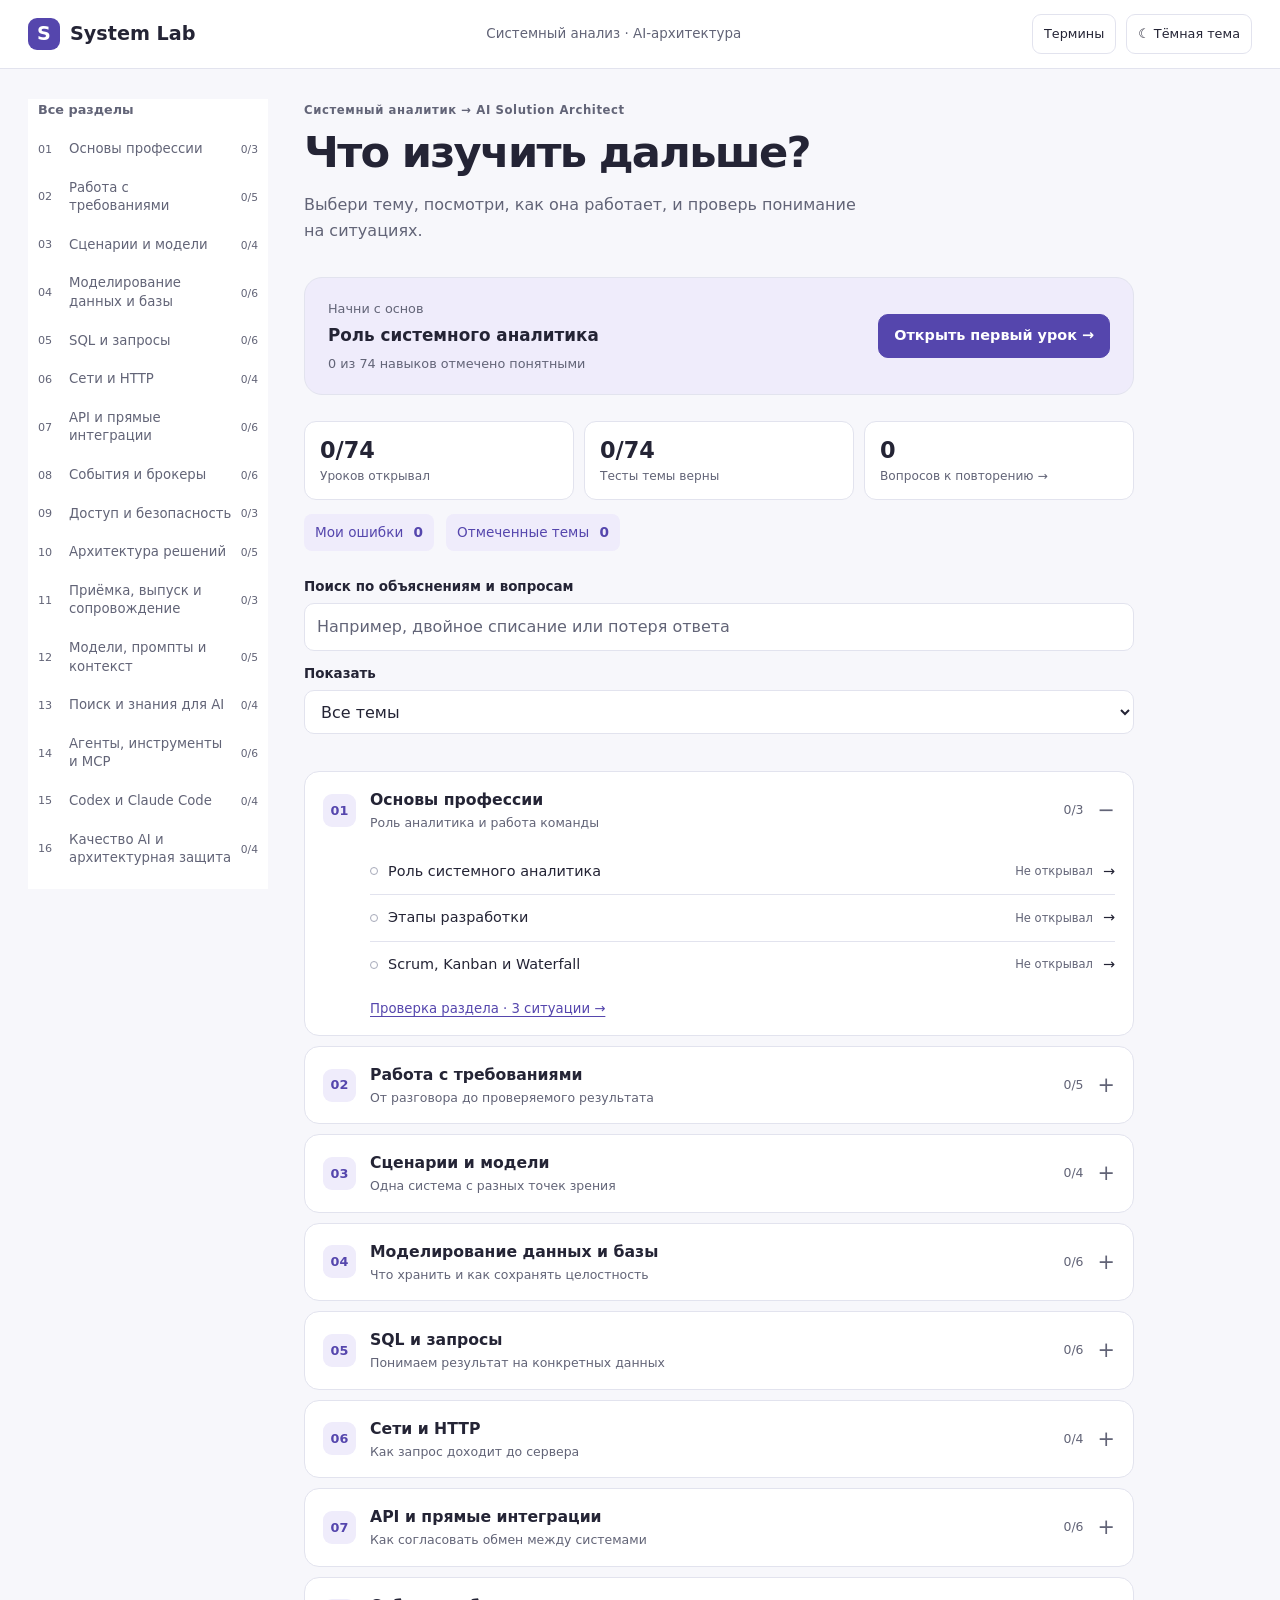
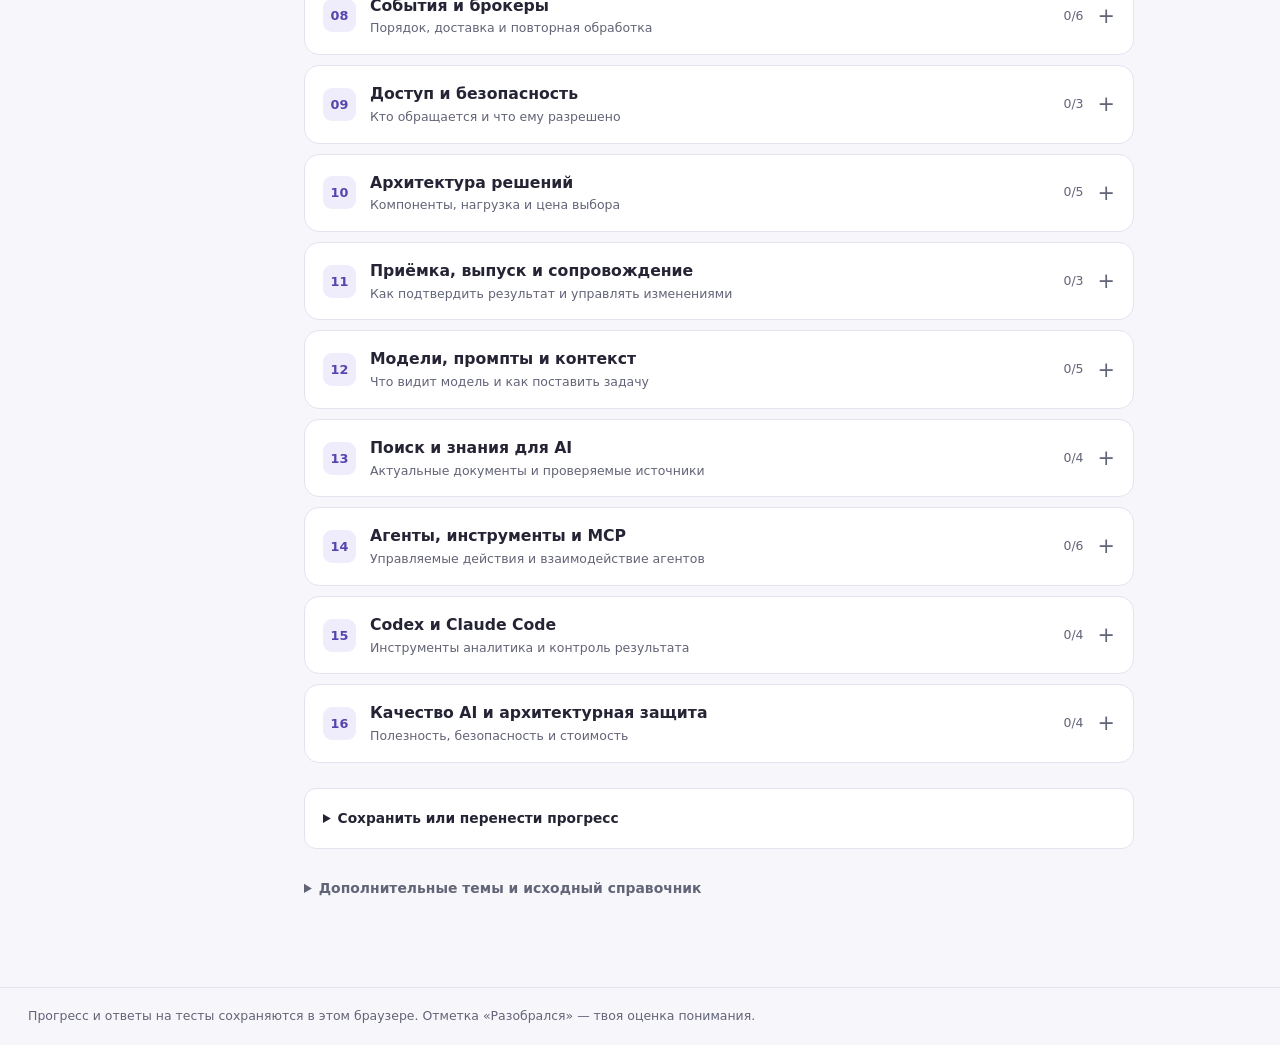
<file: index.html>
<!doctype html>
<html lang="ru"><head><meta charset="utf-8"><meta name="viewport" content="width=device-width,initial-scale=1"><meta name="color-scheme" content="light dark"><script src="study-theme.js?v=tools1"></script><title>System Lab · Навыки системного аналитика</title><link rel="stylesheet" href="study.css?v=20261118-tools1"><link rel="stylesheet" href="study-features.css?v=tools1"></head>
<body><a class="skip-link" href="#main">К содержанию</a><header class="topbar"><div class="topbar-inner"><a class="brand" href="index.html"><span class="brand-mark" aria-hidden="true">S</span>System Lab</a><span class="topbar-note">Системный анализ · AI-архитектура</span><div class="header-actions"><button type="button" id="glossary-open" class="glossary-open">Термины</button><button type="button" id="theme-toggle" class="theme-toggle" aria-pressed="false">☾ Тёмная тема</button></div></div></header><p id="storage-notice" class="storage-notice" role="status" hidden>Браузер не разрешил сохранить изменения. Они могут пропасть после закрытия страницы.</p><div id="study-app"></div><noscript><p>Для каталога и тренажёра включи JavaScript. <a href="Roadmap-SA.html">Открыть исходный справочник</a>.</p></noscript><footer>Прогресс и ответы на тесты сохраняются в этом браузере. Отметка «Разобрался» — твоя оценка понимания.</footer><script src="roadmap-index.js?v=20261118-tools1"></script><script src="study-data.js?v=20261118-tools1"></script><script src="study-enrichment.js?v=20261118-tools1"></script><script src="study-explanations.js?v=expanded"></script><script src="study-quizzes.js?v=expanded"></script><script src="study-learning.js?v=tools1"></script><script src="study-tools-data.js?v=tools1"></script><script src="study-module-checks.js?v=tools1"></script><script src="study-simulations.js?v=tools1"></script><script src="study-app.js?v=20261118-tools1"></script></body></html>
</file>
<file: study.css>
:root{--ink:#242435;--muted:#626477;--paper:#f7f7fb;--surface:#fff;--line:#e2e3ee;--accent:#5546ad;--soft:#efecfb;--green:#226b4c;--radius:18px}
*{box-sizing:border-box}html{scroll-padding-top:85px}body{margin:0;background:var(--paper);color:var(--ink);font:16px/1.65 system-ui,-apple-system,"Segoe UI",sans-serif}a{color:var(--accent);text-underline-offset:3px}button,input,textarea{font:inherit}button,summary{cursor:pointer}button{color:inherit}button:focus-visible,a:focus-visible,summary:focus-visible,input:focus-visible,textarea:focus-visible{outline:3px solid #8274d0;outline-offset:3px}[hidden]{display:none!important}h1{font-size:clamp(1.9rem,3.9vw,2.7rem);line-height:1.13;letter-spacing:-.04em;margin:8px 0 15px}h2{font-size:1.3rem;line-height:1.3;letter-spacing:-.015em;margin:0 0 14px}h3{font-size:1.04rem}p{margin:0 0 16px}small{font-size:.8rem}.overline{font-size:.73rem;font-weight:800;letter-spacing:.05em;color:var(--muted);margin-bottom:5px}.quiet{color:var(--muted);font-size:.86rem}.skip-link{position:absolute;top:-90px;left:15px;background:var(--surface);z-index:9;padding:10px}.skip-link:focus{top:8px}.topbar{position:sticky;top:0;z-index:3;background:#ffffffed;border-bottom:1px solid var(--line);backdrop-filter:blur(12px)}.topbar-inner{max-width:1300px;margin:auto;min-height:68px;padding:10px 28px;display:flex;align-items:center;justify-content:space-between;gap:20px}.brand{display:flex;align-items:center;gap:10px;text-decoration:none;font-weight:850;font-size:1.2rem;color:var(--ink)}.brand-mark{display:grid;place-items:center;width:32px;height:32px;background:var(--accent);color:white;border-radius:9px}.topbar-note{color:var(--muted);font-size:.84rem}.workspace{display:grid;grid-template-columns:240px minmax(0,830px);gap:36px;max-width:1300px;padding:30px 28px 60px;margin:auto;align-items:start}.workspace>main{min-width:0}.workspace>aside{position:sticky;top:92px;max-height:calc(100vh - 110px);overflow:auto;scrollbar-width:thin}.side-menu>summary{font-size:.8rem;font-weight:800;list-style:none;color:var(--muted);padding:0 10px 12px}.side-menu nav{display:grid;gap:4px}.side-menu nav a{display:grid;grid-template-columns:23px 1fr auto;gap:8px;padding:8px 10px;border-radius:9px;font-size:.83rem;text-decoration:none;color:var(--muted);line-height:1.4;align-items:center}.side-menu nav a:hover,.side-menu nav a[aria-current]{background:var(--soft);color:var(--accent)}.nav-number{font-size:.7rem;color:var(--muted)}.side-menu nav small{font-size:.67rem;white-space:nowrap}.page-heading{padding:2px 0 16px}.page-heading>p:last-child{color:var(--muted);max-width:55ch}.continue-card{display:flex;align-items:center;justify-content:space-between;gap:18px;padding:20px 23px;background:var(--soft);border:1px solid #e1daf5;border-radius:var(--radius);margin-bottom:26px}.continue-card>div{display:grid;gap:3px}.continue-card span,.continue-card small{font-size:.8rem;color:var(--muted)}.continue-card strong{font-size:1.05rem}.button{display:inline-flex;justify-content:center;align-items:center;gap:10px;text-decoration:none;border:1px solid var(--accent);border-radius:10px;padding:9px 15px;color:#fff;background:var(--accent);font-size:.9rem;font-weight:750;min-height:44px}.button.secondary{background:var(--surface);color:var(--accent)}.button:hover{filter:brightness(.94)}.button[aria-pressed=true]{outline:2px solid var(--green);outline-offset:3px}.text-button{background:none;border:0;color:var(--muted);text-decoration:underline;padding:8px}.catalog-tools{margin-bottom:18px}.catalog-tools label{display:block;font-size:.84rem;font-weight:750}.catalog-tools input{margin-top:5px}.catalog-tools p{min-height:1em;margin:5px 0 0}input[type=search],textarea{width:100%;padding:10px 13px;background:#fff;border:1px solid #c8c9d8;border-radius:10px;color:var(--ink)}textarea{resize:vertical;min-height:115px}.module-list{display:grid;gap:10px}.module{border:1px solid var(--line);border-radius:15px;background:var(--surface);overflow:hidden;scroll-margin-top:90px}.module>summary{display:flex;align-items:center;gap:14px;padding:15px 18px;list-style:none}.module>summary::after{content:'+';color:var(--muted);font-size:1.3rem}.module[open]>summary::after{content:'−'}.module-number{display:grid;place-items:center;background:var(--soft);color:var(--accent);font-size:.8rem;font-weight:800;min-width:33px;height:33px;border-radius:9px}.module>summary strong{display:block;font-size:.98rem}.module>summary small{display:block;color:var(--muted);font-size:.78rem}.module-count{margin-left:auto;color:var(--muted);font-size:.78rem;white-space:nowrap}.module>ul{list-style:none;padding:0 18px 10px 65px;margin:0}.module li+li{border-top:1px solid #efeff5}.module li a{display:flex;gap:10px;align-items:center;padding:11px 0;text-decoration:none;color:var(--ink);font-size:.9rem}.module li a:hover{color:var(--accent)}.module li small{margin-left:auto;white-space:nowrap;color:var(--muted);font-size:.72rem}.state-dot{width:8px;height:8px;flex:none;border:1px solid #a6a9b9;border-radius:50%}.state-dot.read{background:#bcb5db}.state-dot.understood{background:#2f8560;border-color:#2f8560}.state-dot.review{background:#d5a038;border-color:#d5a038}.supplement{margin:28px 0;color:var(--muted);font-size:.87rem}.supplement>summary{font-weight:700}.source-links{display:flex;flex-wrap:wrap;gap:8px 16px}.breadcrumbs{display:flex;align-items:center;gap:8px;flex-wrap:wrap;font-size:.8rem;margin-bottom:22px}.lesson-position{display:flex;gap:7px;flex-wrap:wrap;margin:18px 0 22px}.lesson-position a{display:grid;place-items:center;border:1px solid var(--line);background:white;color:var(--muted);text-decoration:none;font-size:.8rem;min-width:33px;min-height:33px;border-radius:8px}.lesson-position a[aria-current]{background:var(--accent);color:white;border-color:var(--accent)}.lesson-position .understood{border-color:#2f8560}.lesson-explanation,.interview,.scenario,.depth-section,.self-assessment{border:1px solid var(--line);border-radius:var(--radius);padding:clamp(17px,3vw,27px);background:var(--surface);margin-bottom:18px}.lead{font-size:1.1rem;line-height:1.7}.concept-picture{background:#302b56;color:#fff;border-radius:14px;padding:19px;margin:20px 0}.concept-picture figcaption{font-size:.86rem;color:#e3dff8;margin-bottom:13px}.concept-picture ol{display:flex;flex-wrap:wrap;gap:10px;list-style:none;padding:0;margin:0}.concept-picture li{flex:1 1 110px;position:relative;display:grid;justify-items:start;align-content:start;gap:8px;min-width:0;padding:11px 12px;border:1px solid #80769d;border-radius:9px;animation:signal 5s infinite;animation-delay:calc(var(--step)*1s)}.concept-picture li+li::before{content:'→';position:absolute;right:calc(100% + 1px);top:25px;color:#c9e4ac}.concept-number{display:grid;place-items:center;width:24px;height:24px;border-radius:6px;background:#e0edc9;color:#29233e;font-size:.76rem;font-weight:800}.concept-picture strong{font-size:.86rem}.animation-toggle{margin-top:13px;background:transparent;border:0;color:#d6d0ec;padding:2px 0;font-size:.73rem;text-decoration:underline}.paused li{animation-play-state:paused}.example{border-left:3px solid #a49ac9;padding:11px 16px;background:#f7f6fb;border-radius:0 9px 9px 0}.example p{margin:4px 0 0}.voice{display:flex;gap:12px;align-items:center;margin:15px 0}.voice strong{font-size:.86rem}.voice p{font-size:.76rem;color:var(--muted);margin:1px 0}.voice-button{position:relative;display:grid;place-items:center;width:54px;height:54px;flex:none;padding:0;border:0;background:none;border-radius:50%}.voice-button>svg{width:54px;height:54px}.voice-symbol{position:absolute;right:-1px;bottom:-1px;width:21px;height:21px;display:grid;place-items:center;background:var(--accent);color:white;border:2px solid white;border-radius:50%;font-size:9px}.voice-button[aria-pressed=true] .voice-mouth{transform-box:fill-box;transform-origin:center;animation:speak .28s infinite alternate}.interview{background:#fcfbff}.interview-question{font-weight:750;font-size:1.06rem}.interview label{display:block;font-size:.84rem;margin-bottom:5px}.interview textarea+p{margin-top:6px}.hint,.model-answer{border-top:1px solid var(--line);padding-top:11px;margin-top:11px}.hint summary,.model-answer summary{font-size:.9rem;font-weight:750}.hint p,.model-answer p{margin:12px 0 0}.model-answer>p:first-of-type{background:#edf5ef;padding:13px;border-radius:9px}.scenario fieldset{border:0;padding:0;margin:0 0 15px}.scenario legend{font-size:.98rem;font-weight:700;padding:0;margin-bottom:10px}.option{display:flex;align-items:start;gap:10px;padding:12px;border:1px solid var(--line);border-radius:9px;margin:7px 0;font-size:.9rem;cursor:pointer}.option:has(input:checked){background:var(--soft);border-color:#a297cc}.option input{margin-top:7px;accent-color:var(--accent)}.feedback{border-radius:9px;padding:10px 13px;margin:12px 0}.feedback.good{background:#e6f3eb;color:#235b40}.feedback.rethink{background:#fbeceb;color:#8a3833}.option-explanations{list-style:none;padding:0;margin:12px 0 0}.option-explanations li{padding:10px 0;border-top:1px solid var(--line);font-size:.88rem}.option-explanations p{margin:4px 0}.option-explanations .recommended{color:#226b4c}.deep-material{padding:12px 0;border-top:1px solid var(--line)}.deep-material summary{font-size:.9rem;font-weight:700}.deep-material p{margin-top:12px}.deep-material li{margin-bottom:7px}.deep-material iframe{width:100%;min-height:350px;border:1px solid var(--line);border-radius:9px;margin-top:12px}.assessment-actions{display:flex;gap:10px;flex-wrap:wrap}.self-assessment #understanding-status{font-size:.82rem;margin:12px 0 0}.lesson-navigation{display:flex;justify-content:space-between;gap:20px;align-items:start;font-size:.85rem}.lesson-navigation>a{max-width:48%}.lesson-navigation .next-lesson{text-align:right}.not-found{max-width:750px;margin:50px auto;padding:20px}#storage-notice{margin:12px auto;padding:12px;background:#fff0d2;max-width:900px}footer{max-width:1300px;margin:auto;padding:18px 28px;border-top:1px solid var(--line);font-size:.78rem;color:var(--muted)}
@keyframes signal{20%{background:#4d426e;border-color:#d5e7bc}40%,100%{background:transparent}}@keyframes speak{to{transform:scaleY(2.7)}}
@media(max-width:1000px){.workspace{gap:22px;grid-template-columns:210px minmax(0,1fr);padding-inline:20px}}
@media(max-width:800px){.workspace{display:block;padding:18px 16px 40px}.workspace>aside{position:static;max-height:none;margin-bottom:20px}.side-menu{border:1px solid var(--line);border-radius:12px;background:white;padding:9px}.side-menu>summary{padding:4px 7px;list-style:disclosure-closed}.side-menu[open]>summary{list-style:disclosure-open}.side-menu nav{max-height:330px;overflow:auto;margin-top:8px}.continue-card{align-items:start;flex-direction:column}.topbar-inner{padding-inline:16px}.topbar-note{font-size:.72rem}.module>summary{padding:13px 12px;gap:9px}.module>ul{padding-left:24px;padding-right:14px}.module li small{font-size:.64rem}.module>summary small{font-size:.73rem}.module>summary strong{font-size:.9rem}.module-number{min-width:28px;height:28px}.concept-picture{padding:14px}.lesson-navigation{flex-wrap:wrap}.lesson-navigation>a{max-width:100%}}
.brand{white-space:nowrap}.topbar-note{text-align:right}.agent-tree{text-align:center}.tree-node{background:white;border:1px solid #c8c1e9;padding:13px;border-radius:12px;font-weight:750;animation:signal 5s infinite}.tree-node small{display:block;color:var(--muted);font-weight:400}.tree-main{max-width:320px;margin:auto}.tree-branches{display:grid;grid-template-columns:repeat(3,minmax(0,1fr));gap:12px;padding-top:30px;margin:0 0 20px;position:relative}.tree-branches:before{content:'';position:absolute;left:16%;right:16%;top:15px;height:15px;border:1px solid #a89bcf;border-bottom:0}.tree-branches:after{content:'';position:absolute;left:50%;top:0;height:30px;border-left:1px solid #a89bcf}.tree-branches .tree-node{font-size:.85rem;z-index:1;animation-delay:1s}.rag-lane{display:flex;align-items:center;gap:15px;margin-bottom:20px;padding:12px 15px;background:#fff;border:1px dashed #b0a4d4;border-radius:10px;font-size:.86rem}.paused .tree-node{animation-play-state:paused}.storage-notice{margin:15px;padding:15px;background:#fff2d6;border-radius:10px}@media(max-width:500px){.tree-branches{grid-template-columns:1fr;padding-top:20px}.tree-branches:before,.tree-branches:after{display:none}}
.tree-node,.rag-lane{color:var(--ink)}.tree-node{animation-name:treeSignal}.concept-picture>.quiet,.agent-tree>.quiet{color:#ded9ee}@keyframes treeSignal{0%,100%{border-color:#c8c1e9;box-shadow:none}30%{border-color:#b7dc8b;box-shadow:0 0 0 3px #b7dc8b55}}
@media(prefers-reduced-motion:reduce){*,*::before,*::after{animation:none!important;scroll-behavior:auto!important}}
.spoken-answer{margin:0;padding:18px 20px;border-left:3px solid #9ab8a6;border-radius:0 12px 12px 0;background:#edf6ef;line-height:1.8}.spoken-answer p:last-child{margin-bottom:0}.quiz-question{border-top:1px solid var(--line);padding-top:24px;margin-top:24px}.quiz-number{display:block;font-size:.78rem;font-weight:650;color:var(--muted);margin-bottom:8px}.quiz-question legend{padding-bottom:12px}.quiz-question .choice-status:empty{margin:0}.lesson-explanation>p{max-width:74ch}
</file>
<file: study-features.css>
:root{--button-bg:#5546ad;--field:#fff;--success-bg:#e6f3eb;--success-ink:#235b40;--error-bg:#fbeceb;--error-ink:#8a3833;--example-bg:#f7f6fb;--header:#ffffffed}
html[data-theme=dark]{--ink:#eef0f8;--muted:#b3b8cb;--paper:#141722;--surface:#1e2231;--line:#3a4157;--accent:#c3b5ff;--button-bg:#6550ad;--soft:#2d2946;--green:#90d6b0;--field:#191d2b;--success-bg:#203d32;--success-ink:#a2e6c0;--error-bg:#44282e;--error-ink:#ffb8b5;--example-bg:#25293b;--header:#1e2231f2;color-scheme:dark}
.topbar{background:var(--header)}.header-actions{display:flex;align-items:center;gap:10px}.theme-toggle,.glossary-open{padding:7px 11px;min-height:40px;border:1px solid var(--line);border-radius:9px;background:var(--surface);color:var(--ink);font-size:.8rem;white-space:nowrap}.theme-toggle:hover,.glossary-open:hover{background:var(--soft)}
.button{background:var(--button-bg);border-color:var(--button-bg)}.button.secondary{background:var(--surface);border-color:var(--line);color:var(--accent)}.brand-mark,.voice-symbol{background:var(--button-bg)}
input[type=search],textarea,select{background:var(--field);color:var(--ink);border:1px solid var(--line);border-radius:10px;padding:10px 12px;font:inherit}input::placeholder{color:var(--muted)}select{min-height:44px;max-width:100%}.filter-label{margin:12px 0 5px}.catalog-tools select{width:100%}.continue-card{border-color:var(--line)}.module li+li{border-color:var(--line)}.lesson-position a{background:var(--surface)}.lesson-position a[aria-current]{background:var(--button-bg);color:#fff;border-color:var(--button-bg)}
.interview{background:var(--surface)}.example{background:var(--example-bg)}.spoken-answer{background:var(--success-bg);color:var(--ink)}.feedback.good{background:var(--success-bg);color:var(--success-ink)}.feedback.rethink{background:var(--error-bg);color:var(--error-ink)}.option-explanations .recommended{color:var(--green)}.tree-node,.rag-lane{background:var(--surface);color:var(--ink)}.side-menu{background:var(--surface)}
.progress-metrics{display:grid;grid-template-columns:repeat(3,minmax(0,1fr));gap:10px;margin:0 0 14px}.progress-metrics>div,.progress-metrics>a{display:flex;flex-direction:column;border:1px solid var(--line);border-radius:12px;padding:13px 15px;background:var(--surface);text-decoration:none}.progress-metrics strong{font-size:1.4rem;color:var(--ink);line-height:1.4}.progress-metrics span{font-size:.76rem;color:var(--muted)}.practice-links{display:flex;gap:12px;flex-wrap:wrap;margin:10px 0 25px;font-size:.85rem}.practice-links a{background:var(--soft);padding:7px 11px;border-radius:8px;text-decoration:none}.practice-links span{font-weight:800;margin-left:6px}.side-review{display:block;padding:15px 10px;font-size:.86rem}.module-check{padding:0 18px 15px 65px;font-size:.83rem}.progress-settings{padding:18px;background:var(--surface);border:1px solid var(--line);border-radius:12px;margin:25px 0}.progress-settings>summary{font-size:.86rem;font-weight:750}.progress-settings>p{margin-top:14px;font-size:.86rem}.file-label{display:block;font-size:.84rem;font-weight:650;margin-top:18px}.progress-settings input[type=file]{max-width:100%;font-size:.83rem;margin-top:5px}.progress-settings input::file-selector-button{background:var(--soft);color:var(--ink);border:1px solid var(--line);padding:9px 12px;border-radius:8px;margin-right:8px}
.applicability{border:1px solid var(--line);border-radius:var(--radius);padding:clamp(17px,3vw,27px);background:var(--surface);margin-bottom:18px}.tradeoff{border-left:3px solid #9b8fbd;background:var(--example-bg);padding:10px 14px;border-radius:0 8px 8px 0}.tradeoff strong{font-size:.83rem}.tradeoff p{margin:5px 0 0}.section-check-link{display:block;margin-top:15px;font-size:.85rem}.quiz-score{font-size:.8rem;color:var(--muted);border-left:2px solid var(--line);padding-left:12px}.quiz-pagination{display:flex;align-items:center;justify-content:space-between;gap:10px;border-top:1px solid var(--line);padding-top:18px;margin-top:20px}.quiz-pagination .button{font-size:.78rem;padding:8px 12px}.question-position{font-size:.8rem;color:var(--muted);white-space:nowrap}button:disabled{opacity:.48;cursor:default;filter:none}.practice-tabs{display:flex;gap:8px;flex-wrap:wrap;margin:0 0 22px}.practice-tabs a{padding:8px 12px;border:1px solid var(--line);border-radius:9px;text-decoration:none;font-size:.85rem}.practice-tabs a[aria-current]{background:var(--soft);border-color:var(--accent)}.empty-state{padding:25px;background:var(--surface);border:1px solid var(--line);border-radius:var(--radius)}.return-link{display:inline-block;margin-top:20px;font-size:.9rem}
.term{display:inline;padding:0;margin:0;background:none;border:0;border-bottom:1px dotted currentColor;color:var(--accent);font:inherit;line-height:inherit;text-align:inherit;cursor:help}.term:hover{background:var(--soft)}.term-dialog{width:min(560px,calc(100vw - 28px));max-height:82vh;overflow:auto;padding:28px;background:var(--surface);color:var(--ink);border:1px solid var(--line);border-radius:18px;box-shadow:0 20px 80px #0005}.term-dialog::backdrop{background:#10132399;backdrop-filter:blur(3px)}.term-dialog h2{padding-right:20px}.term-dialog h3{margin:0 0 6px}.term-dialog p{font-size:.94rem}.term-dialog label{display:block;font-size:.83rem}.term-dialog input{width:100%;margin:5px 0 15px}.dialog-close{position:absolute;right:12px;top:10px;background:none;border:0;color:var(--muted);font-size:1.6rem;width:36px;height:36px}.term-list article{padding:15px 0;border-bottom:1px solid var(--line)}.term-list p{margin:0;color:var(--muted)}
.learning-sim{border:1px solid var(--line);border-radius:14px;background:var(--example-bg);padding:19px;margin:22px 0}.learning-sim figcaption{font-weight:750;font-size:.93rem;margin-bottom:17px}.sim-track{display:flex;align-items:center;justify-content:center;gap:7px;min-height:96px}.sim-node{flex:1;min-width:0;align-self:stretch;display:flex;flex-direction:column;align-items:start;justify-content:center;padding:13px 10px;gap:7px;background:var(--surface);border:1px solid var(--line);border-radius:10px;font-size:.82rem;overflow-wrap:anywhere;transition:border-color .16s,box-shadow .16s}.sim-number{display:grid;place-items:center;width:23px;height:23px;border-radius:6px;background:var(--soft);color:var(--accent);font-size:.72rem;font-weight:800}.sim-arrow{flex:none;color:var(--muted);font-size:.83rem}.sim-active{border-color:var(--accent);box-shadow:0 0 0 2px color-mix(in srgb,var(--accent) 20%,transparent)}.sim-active .sim-number{background:var(--button-bg);color:#fff}.sim-failed .sim-active{border-style:dashed;border-color:var(--error-ink)}.sim-status{font-size:.91rem;line-height:1.65;margin:17px 0 14px;min-height:4.9em}.sim-controls{display:flex;gap:8px;flex-wrap:wrap}.sim-controls button{background:var(--surface);color:var(--ink);border:1px solid var(--line);border-radius:8px;padding:8px 11px;font-size:.78rem;min-height:39px}.sim-controls button[aria-pressed=true]{border-color:var(--accent);background:var(--soft)}.sim-controls [data-sim-next]{background:var(--button-bg);color:white;border-color:var(--button-bg)}.sim-counter{margin:11px 0 0}.choice-controls{margin-bottom:15px}.choice-track .sim-arrow{font-size:.7rem}.choice-track .sim-node{min-height:75px}.er-layout{display:grid;grid-template-columns:1fr auto 1fr;align-items:center;gap:12px}.er-layout h3{font-size:.87rem;margin:0 0 7px}.er-layout table{width:100%;border-collapse:separate;border-spacing:0;font-size:.8rem;overflow:hidden;border:1px solid var(--line);border-radius:9px;background:var(--surface)}.er-layout td,.er-layout th{text-align:left;border-bottom:1px solid var(--line);padding:9px}.er-layout th{font-size:.7rem;background:var(--soft)}.er-layout tr:last-child td{border-bottom:0}.er-connector{text-align:center;font-size:.93rem;font-weight:700;color:var(--accent)}.er-connector small{display:block;font-size:.63rem;color:var(--muted)}.er-layout .related-row td{background:var(--soft);box-shadow:inset 0 1px var(--accent),inset 0 -1px var(--accent)}.data-sim .sim-controls{margin-top:15px}
@media(max-width:800px){.topbar-note{display:none}.module-check{padding-left:24px}.progress-metrics>div,.progress-metrics>a{padding:10px}.progress-metrics strong{font-size:1.17rem}.progress-metrics span{font-size:.67rem}.header-actions{gap:6px}.theme-toggle,.glossary-open{font-size:.72rem;padding:6px 8px}}
@media(max-width:540px){.topbar-inner{gap:8px;padding-inline:12px}.brand{font-size:1rem;gap:7px}.brand-mark{width:28px;height:28px}.glossary-open{padding-inline:7px}.learning-sim{padding:14px}.sim-track{flex-wrap:wrap;gap:8px}.sim-node{flex:1 1 40%;min-height:82px}.sim-arrow{display:none}.sim-status{min-height:0}.choice-track{display:grid;grid-template-columns:1fr 1fr}.choice-track .sim-arrow{display:block;grid-column:1/-1;text-align:center}.er-layout{grid-template-columns:1fr}.er-connector small{font-size:.74rem}.quiz-pagination{flex-wrap:wrap}.quiz-pagination .button{font-size:.72rem;padding-inline:10px}.term-dialog{padding:22px}}
.fanout-top{max-width:260px;margin:auto;display:grid;gap:8px}.fanout-note{display:block;text-align:center;font-size:.75rem;color:var(--muted);margin:10px 0}.fanout-top .sim-node{min-height:68px}.fanout-children{position:relative;display:grid;grid-template-columns:repeat(2,minmax(0,1fr));gap:24px;margin-top:26px;padding-top:12px}.fanout-children:before{content:'';position:absolute;left:25%;right:25%;top:0;border-top:1px solid var(--muted)}.fanout-children:after{content:'';position:absolute;left:50%;top:-26px;height:26px;border-left:1px solid var(--muted)}.fanout-children>div{position:relative;display:grid;gap:7px}.fanout-children>div:before{content:'';position:absolute;left:50%;top:-12px;height:12px;border-left:1px solid var(--muted)}.fanout-children small{font-size:.71rem;text-align:center;color:var(--muted)}.fanout-children .sim-node{min-height:75px}.sim-controls button{min-height:44px}
@media(prefers-reduced-motion:reduce){.sim-node{transition:none}}
@media print{.topbar,.voice,.sim-controls,.quiz-pagination,.progress-settings{display:none}body{background:white;color:black}.learning-sim,.lesson-explanation{break-inside:avoid}}
</file>
